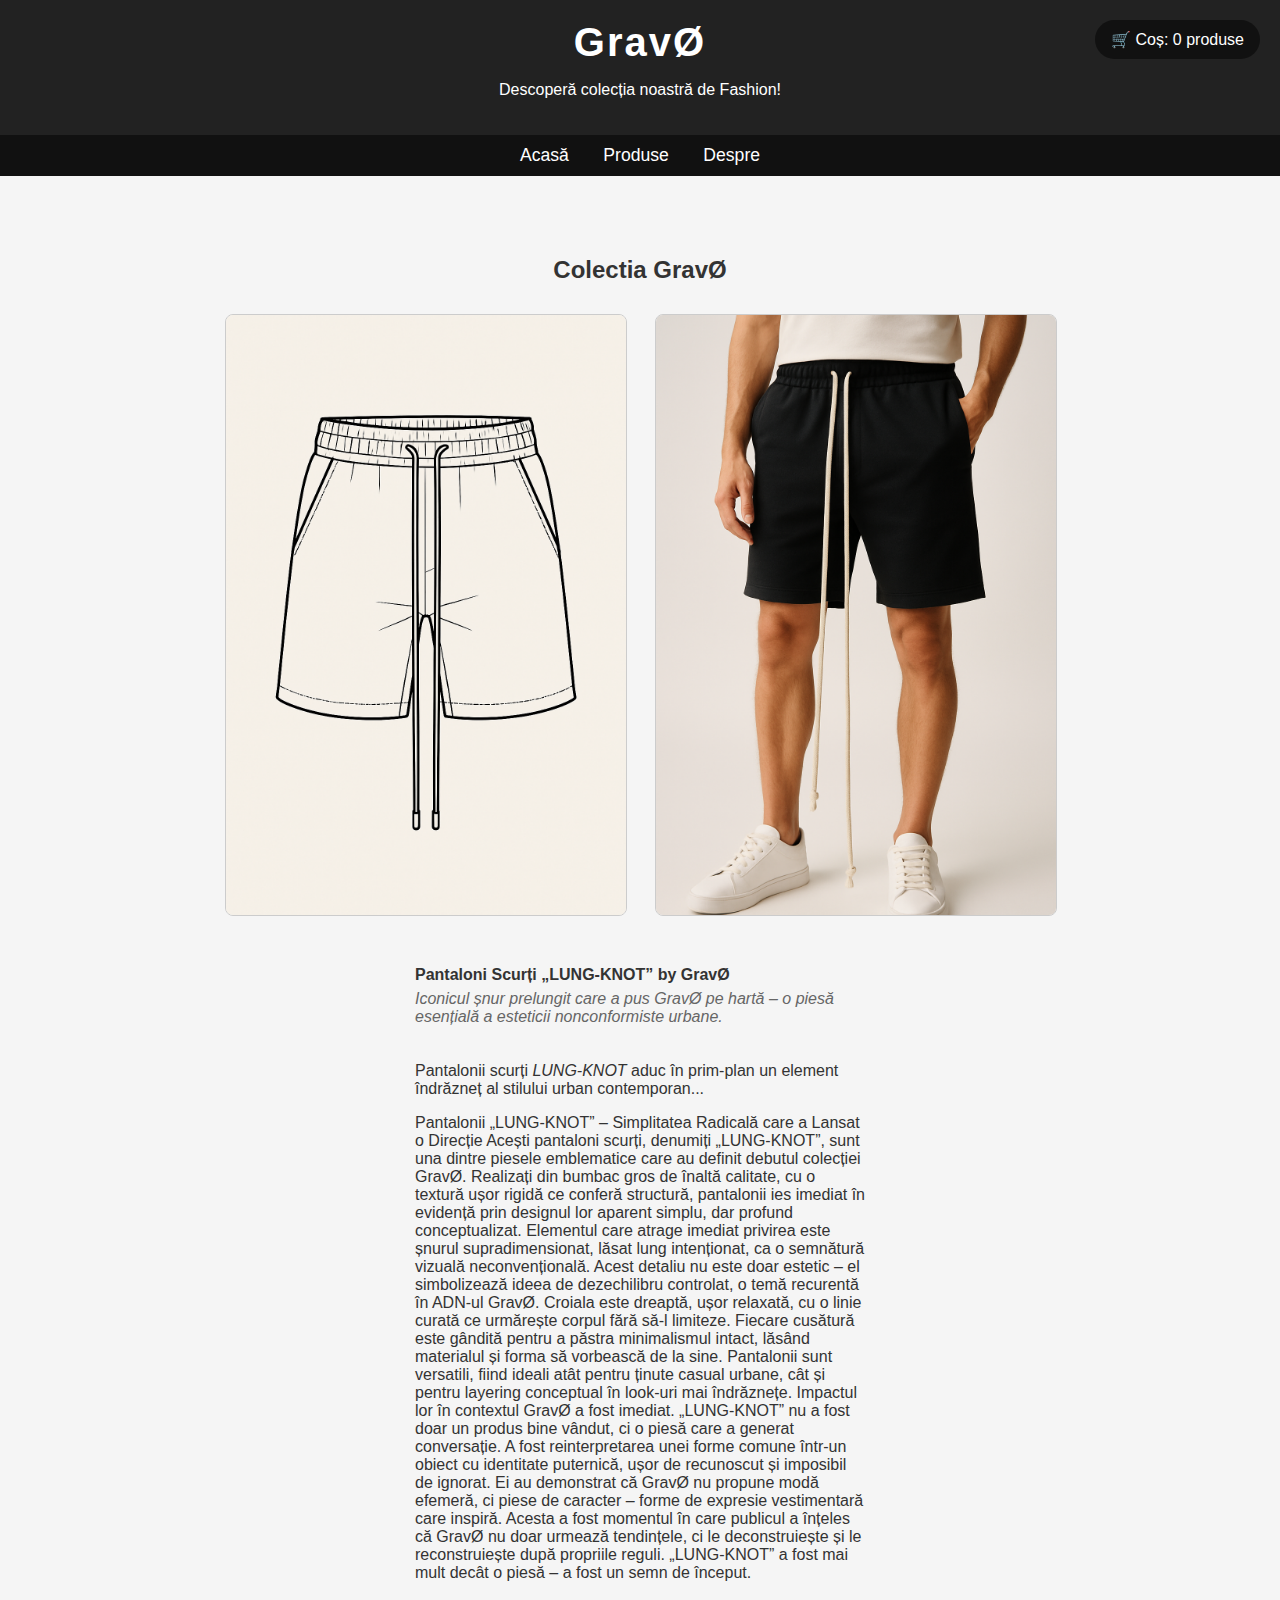
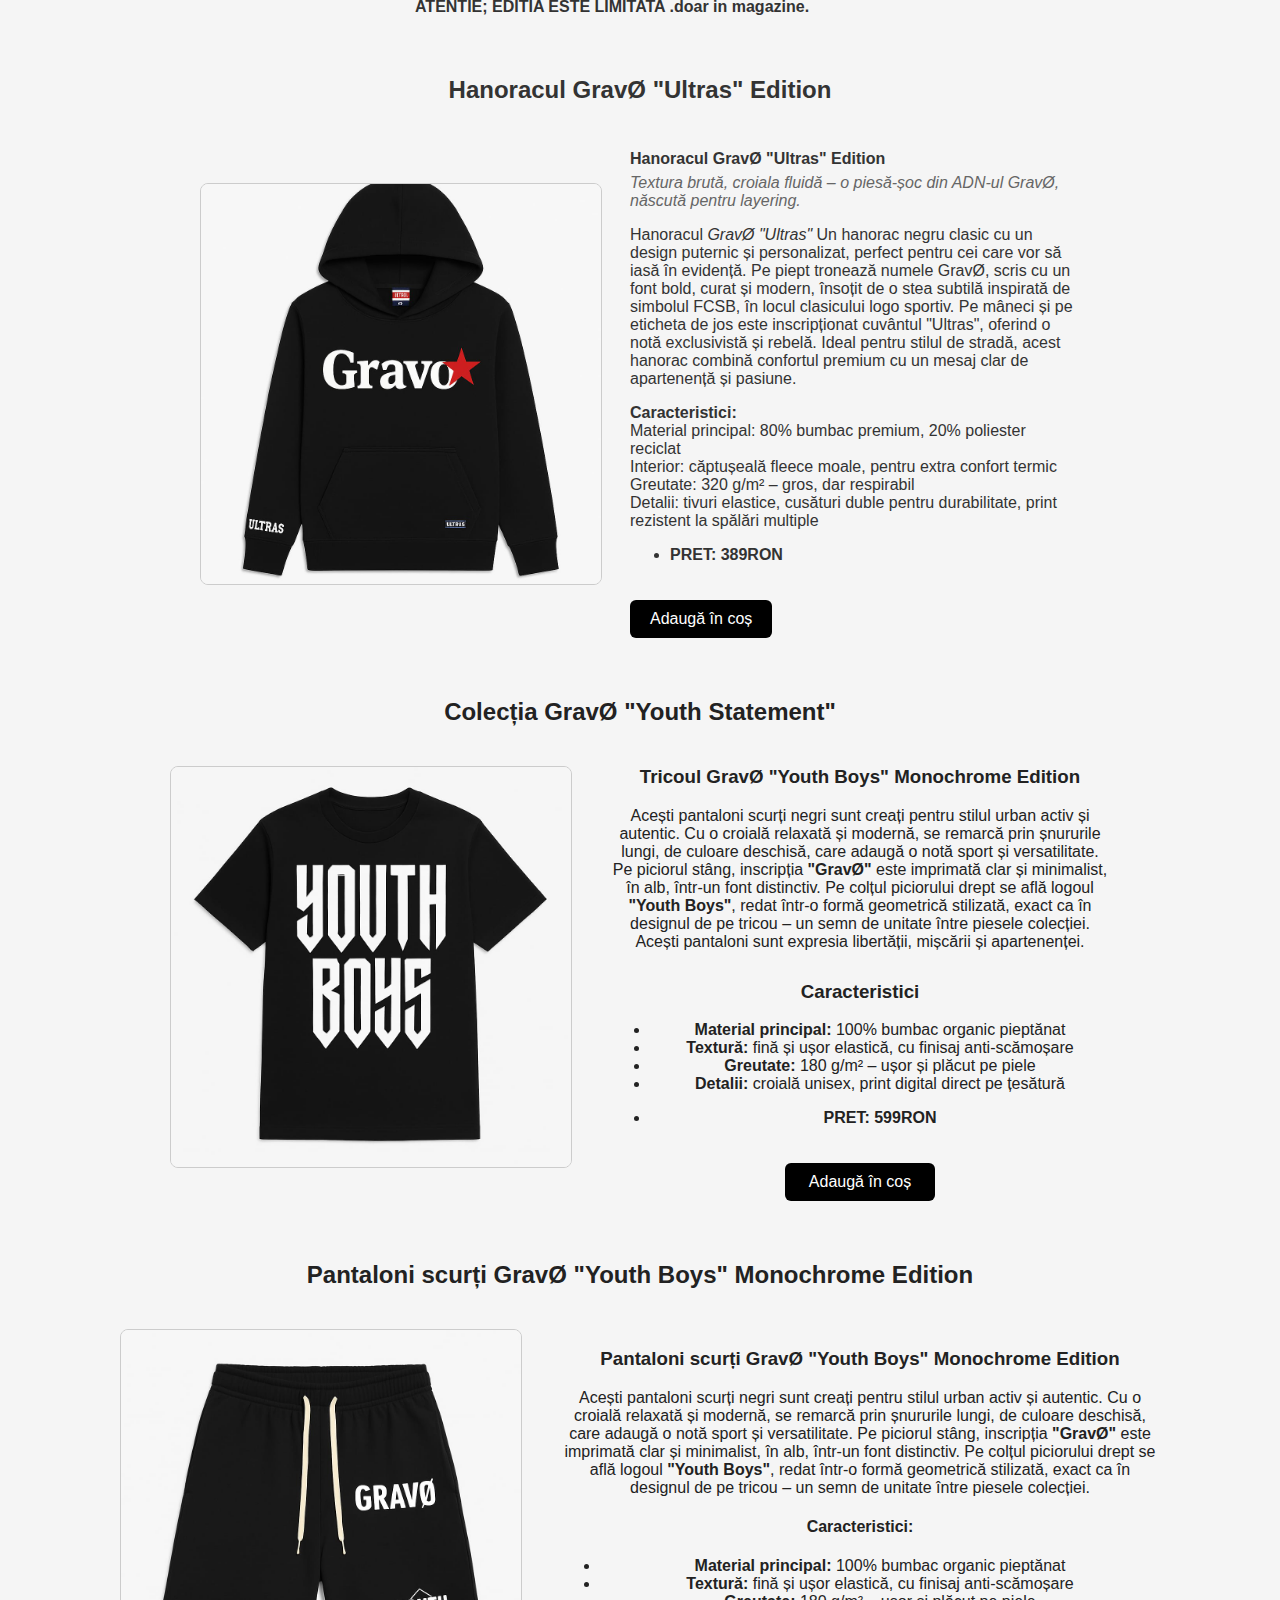
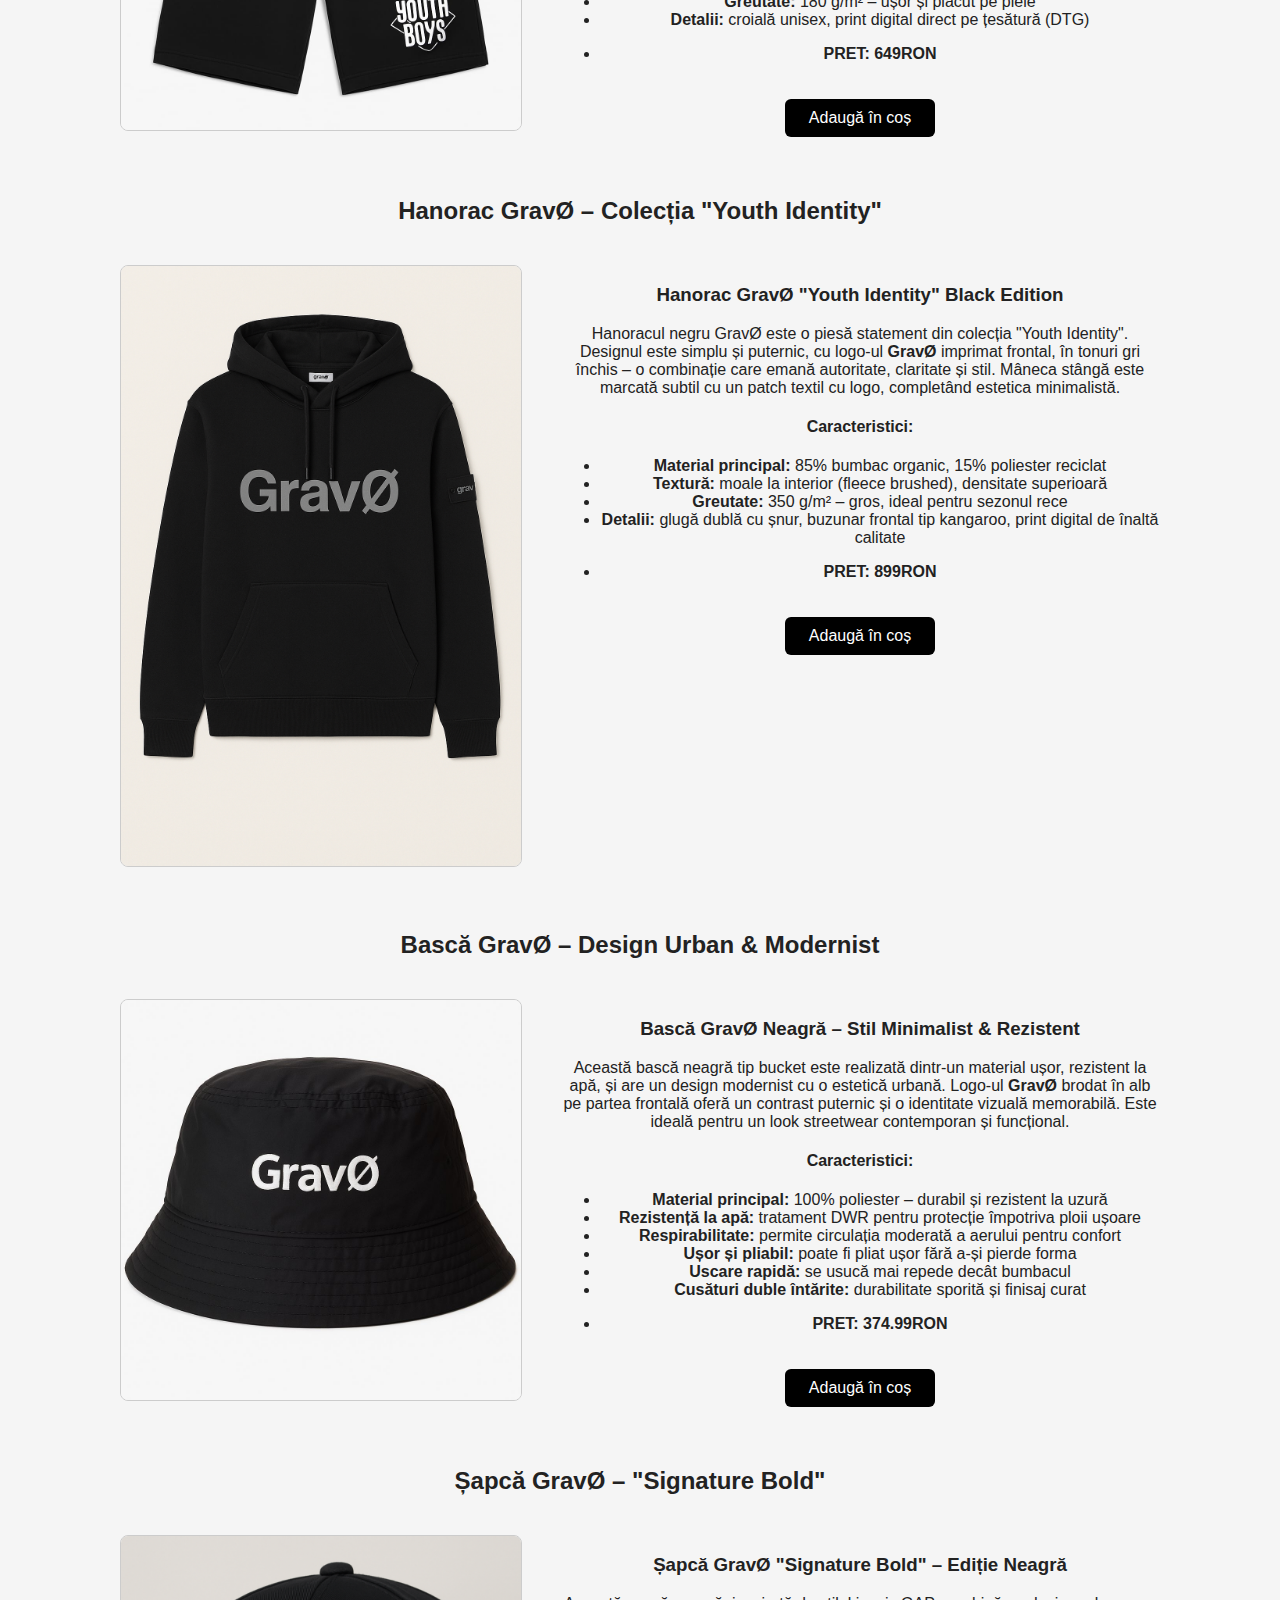
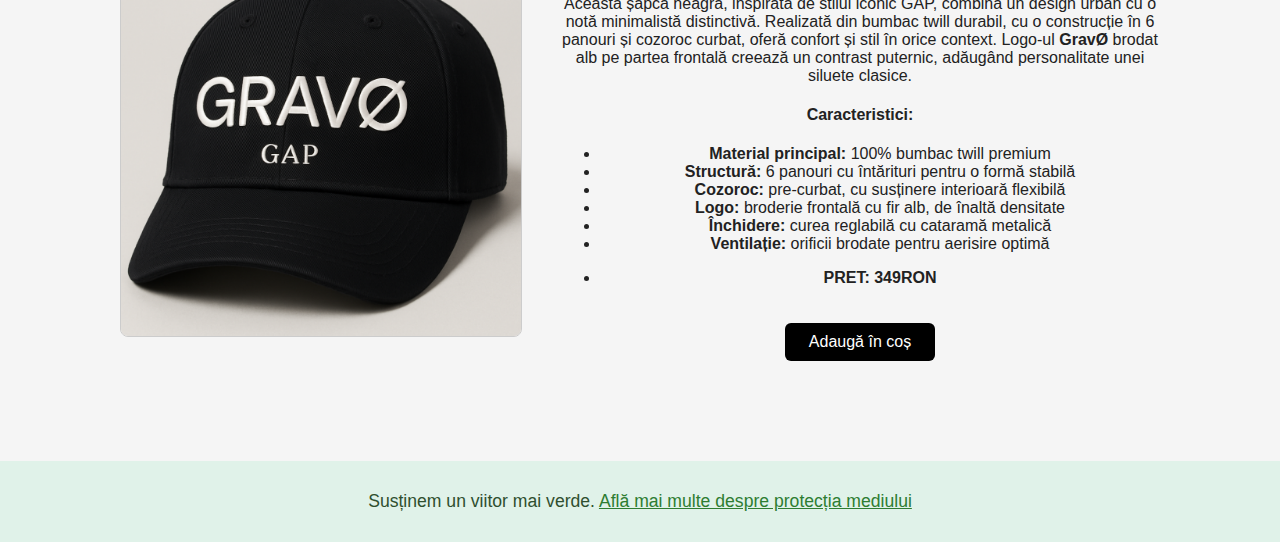
<file: accesorii.html>
<!DOCTYPE html>
<html lang="ro">
<head>
    <meta charset="UTF-8" />
    <meta name="viewport" content="width=device-width, initial-scale=1" />
    <link rel="stylesheet" href="style.css" />
    <title>Accesorii - GravØ</title>
</head>
<body>

    <header>
        <h1>GravØ</h1>
        <p>Descoperă colecția noastră de Fashion!</p>
    </header>

    <nav>
        <a href="index.html">Acasă</a>
        <a href="accesorii.html">Produse</a>
        <a href="despre.html">Despre</a>
    </nav>

    <div id="cos" style="position: fixed; top: 20px; right: 20px; background-color: #111; color: white; padding: 10px 16px; border-radius: 20px; font-family: Arial, sans-serif; font-size: 16px; z-index: 1000; cursor: pointer;">
        🛒 Coș: 0 produse
        <div id="dropdown-cos" style="display: none; position: absolute; top: 50px; right: 0; background: white; color: black; min-width: 250px; box-shadow: 0 0 10px rgba(0,0,0,0.2); border-radius: 10px; padding: 10px;">
            <p style="margin: 0;">Coșul tău este gol.</p>
        </div>
    </div>

    <main>
       <section id="accesorii" style="max-width: 900px; margin: 40px auto; text-align: center; font-family: Arial, sans-serif; color: #333;">
    <h2>Colectia GravØ</h2> 

    <div style="display: flex; flex-wrap: wrap; align-items: center; justify-content: center; gap: 30px; margin-top: 30px;">
        <!-- Imaginea schiță pantaloni pe stânga -->
        <div style="flex: 1 1 300px; max-width: 400px;">
            <img src="img/pantaloni.png" alt="Schiță pantaloni scurți cu șnur lung" style="width: 100%; height: auto; border: 1px solid #ccc; border-radius: 8px;">
        </div>
        <!-- Imaginea încărcată pe dreapta -->
        <div style="flex: 1 1 300px; max-width: 400px;">
            <img src="img/pantaloni retro.png" alt="Pantaloni scurți reali" style="width: 100%; height: auto; border: 1px solid #ccc; border-radius: 8px;">
        </div>
        <!-- Textul descriere -->
        <div style="flex: 1 1 300px; max-width: 450px; text-align: left;">
            <p>
                <strong>Pantaloni Scurți „LUNG-KNOT” by GravØ</strong>
                <span style="display: block; font-weight: normal; font-style: italic; color: #666; margin-top: 6px;">
                    Iconicul șnur prelungit care a pus GravØ pe hartă – o piesă esențială a esteticii nonconformiste urbane.
                </span>
                <br><br>
                Pantalonii scurți <em>LUNG-KNOT</em> aduc în prim-plan un element îndrăzneț al stilului urban contemporan...
        
            <p>
              Pantalonii „LUNG-KNOT” – Simplitatea Radicală care a Lansat o Direcție Acești pantaloni scurți, denumiți „LUNG-KNOT”, sunt una dintre piesele emblematice care au definit debutul colecției GravØ. Realizați din bumbac gros de înaltă calitate, cu o textură ușor rigidă ce conferă structură, pantalonii ies imediat în evidență prin designul lor aparent simplu, dar profund conceptualizat. Elementul care atrage imediat privirea este șnurul supradimensionat, lăsat lung intenționat, ca o semnătură vizuală neconvențională. Acest detaliu nu este doar estetic – el simbolizează ideea de dezechilibru controlat, o temă recurentă în ADN-ul GravØ. Croiala este dreaptă, ușor relaxată, cu o linie curată ce urmărește corpul fără să-l limiteze. Fiecare cusătură este gândită pentru a păstra minimalismul intact, lăsând materialul și forma să vorbească de la sine. Pantalonii sunt versatili, fiind ideali atât pentru ținute casual urbane, cât și pentru layering conceptual în look-uri mai îndrăznețe. Impactul lor în contextul GravØ a fost imediat. „LUNG-KNOT” nu a fost doar un produs bine vândut, ci o piesă care a generat conversație. A fost reinterpretarea unei forme comune într-un obiect cu identitate puternică, ușor de recunoscut și imposibil de ignorat. Ei au demonstrat că GravØ nu propune modă efemeră, ci piese de caracter – forme de expresie vestimentară care inspiră. Acesta a fost momentul în care publicul a înțeles că GravØ nu doar urmează tendințele, ci le deconstruiește și le reconstruiește după propriile reguli. „LUNG-KNOT” a fost mai mult decât o piesă – a fost un semn de început.
            </p> 
             <strong>ATENTIE; EDITIA ESTE LIMITATA .doar in magazine.</strong>
        </div>
</section>


        <section id="hanorac" style="max-width: 900px; margin: 60px auto; text-align: center; font-family: Arial, sans-serif; color: #333;">
            <h2>Hanoracul GravØ "Ultras" Edition</h2>
            <div style="display: flex; flex-wrap: wrap; align-items: center; justify-content: center; gap: 30px; margin-top: 30px;">
                <div style="flex: 1 1 300px; max-width: 400px;">
                    <img src="img/hanorac.jpg" alt="Hanorac oversized cu margini nefinisate" style="width: 100%; height: auto; border: 1px solid #ccc; border-radius: 8px;" />
                </div>
                <div style="flex: 1 1 300px; max-width: 450px; text-align: left;">
                    <p>
                        <strong>Hanoracul GravØ "Ultras" Edition</strong>
                        <span style="display: block; font-weight: normal; font-style: italic; color: #666; margin-top: 6px;">
                            Textura brută, croiala fluidă – o piesă-șoc din ADN-ul GravØ, născută pentru layering.
                        </span>
                    </p>
                    <p>
                        Hanoracul <em>GravØ "Ultras"</em> Un hanorac negru clasic cu un design puternic și personalizat, perfect pentru cei care vor să iasă în evidență. Pe piept tronează numele GravØ, scris cu un font bold, curat și modern, însoțit de o stea subtilă inspirată de simbolul FCSB, în locul clasicului logo sportiv. Pe mâneci și pe eticheta de jos este inscripționat cuvântul "Ultras", oferind o notă exclusivistă și rebelă. Ideal pentru stilul de stradă, acest hanorac combină confortul premium cu un mesaj clar de apartenență și pasiune.
                    </p>
                    <p>
                        <strong>Caracteristici:</strong><br />
                        Material principal: 80% bumbac premium, 20% poliester reciclat<br />
                        Interior: căptușeală fleece moale, pentru extra confort termic<br />
                        Greutate: 320 g/m² – gros, dar respirabil<br />
                        Detalii: tivuri elastice, cusături duble pentru durabilitate, print rezistent la spălări multiple<br />
                    </p> 
                     <ul> <li><strong>PRET: 389RON</strong> </ul>
                    <button onclick="adaugaInCos('Hanoracul GravØ Ultras Edition')" style="margin-top: 20px; padding: 10px 20px; font-size: 16px; background-color: black; color: white; border: none; border-radius: 6px; cursor: pointer;">
                        Adaugă în coș
                    </button>
                </div>
            </div>
        </section> 
    <section id="youth-statement" style="max-width: 1000px; margin: 60px auto; font-family: Arial, sans-serif; color: #222;">
  <h2 style="text-align: center;">Colecția GravØ "Youth Statement"</h2>
  <div style="display: flex; flex-wrap: wrap; gap: 40px; margin-top: 40px; align-items: flex-start; justify-content: center;">
    
    <!-- Imagine tricou -->
    <div style="flex: 1 1 300px; max-width: 400px;">
      <img src="img/tricou.jpg" alt="Tricou Youth Boys GravØ" style="width: 100%; height: auto; border: 1px solid #ccc; border-radius: 8px;">
    </div>

    <!-- Descriere și caracteristici -->
    <div style="flex: 1 1 300px; max-width: 500px;">
      <h3 style="margin-top: 0;">Tricoul GravØ "Youth Boys" Monochrome Edition</h3>
      <p>
        Acești pantaloni scurți negri sunt creați pentru stilul urban activ și autentic. Cu o croială relaxată și modernă, se remarcă prin șnururile lungi, de culoare deschisă, care adaugă o notă sport și versatilitate.
        Pe piciorul stâng, inscripția <strong>"GravØ"</strong> este imprimată clar și minimalist, în alb, într-un font distinctiv. Pe colțul piciorului drept se află logoul <strong>"Youth Boys"</strong>, redat într-o formă geometrică stilizată, exact ca în designul de pe tricou – un semn de unitate între piesele colecției.
        Acești pantaloni sunt expresia libertății, mișcării și apartenenței.
      </p>

      <h3 style="margin-top: 30px;">Caracteristici</h3>
      <ul>
        <li><strong>Material principal:</strong> 100% bumbac organic pieptănat</li>
        <li><strong>Textură:</strong> fină și ușor elastică, cu finisaj anti-scămoșare</li>
        <li><strong>Greutate:</strong> 180 g/m² – ușor și plăcut pe piele</li>
        <li><strong>Detalii:</strong> croială unisex, print digital direct pe țesătură</li>
      </ul>
         <ul> <li><strong>PRET: 599RON</strong> </ul>
      <button onclick="adaugaInCos('Pantalonii scurți GravØ Youth Statement')" style="margin-top: 20px; padding: 10px 24px; font-size: 16px; background-color: black; color: white; border: none; border-radius: 6px; cursor: pointer;">
        Adaugă în coș
      </button>
    </div>
  </div>
</section> 
<section id="gravø-shorts" style="max-width: 1100px; margin: 60px auto; font-family: Arial, sans-serif; color: #222;">
  <h2 style="text-align: center;">Pantaloni scurți GravØ "Youth Boys" Monochrome Edition</h2>

  <div style="display: flex; flex-wrap: wrap; gap: 40px; margin-top: 40px; align-items: flex-start; justify-content: center;">
    <!-- Imagine pantaloni -->
    <div style="flex: 1 1 300px; max-width: 400px;">
      <img src="img/pantaloni fortzini.jpg" alt="Pantaloni GravØ Youth Boys" style="width: 100%; height: auto; border: 1px solid #ccc; border-radius: 8px;">
    </div>

    <!-- Descriere și caracteristici -->
    <div style="flex: 1 1 300px; max-width: 600px;">
      <h3>Pantaloni scurți GravØ "Youth Boys" Monochrome Edition</h3>
      <p>
        Acești pantaloni scurți negri sunt creați pentru stilul urban activ și autentic. Cu o croială relaxată și modernă, se remarcă prin șnururile lungi, de culoare deschisă, care adaugă o notă sport și versatilitate.
        Pe piciorul stâng, inscripția <strong>"GravØ"</strong> este imprimată clar și minimalist, în alb, într-un font distinctiv.
        Pe colțul piciorului drept se află logoul <strong>"Youth Boys"</strong>, redat într-o formă geometrică stilizată, exact ca în designul de pe tricou – un semn de unitate între piesele colecției.
      </p>

      <h4>Caracteristici:</h4>
      <ul>
        <li><strong>Material principal:</strong> 100% bumbac organic pieptănat</li>
        <li><strong>Textură:</strong> fină și ușor elastică, cu finisaj anti-scămoșare</li>
        <li><strong>Greutate:</strong> 180 g/m² – ușor și plăcut pe piele</li>
        <li><strong>Detalii:</strong> croială unisex, print digital direct pe țesătură (DTG)</li>
      </ul>
        <ul> <li><strong>PRET: 649RON</strong> </ul>
      <button onclick="adaugaInCos('Pantaloni Scurți GravØ – Colecția Youth')" style="margin-top: 20px; padding: 10px 24px; font-size: 16px; background-color: black; color: white; border: none; border-radius: 6px; cursor: pointer;">
        Adaugă în coș
      </button>
    </div>
  </div>
 </section>  
<section id="gravø-hoodie" style="max-width: 1100px; margin: 60px auto; font-family: Arial, sans-serif; color: #222;">
  <h2 style="text-align: center;">Hanorac GravØ – Colecția "Youth Identity"</h2>

  <div style="display: flex; flex-wrap: wrap; gap: 40px; margin-top: 40px; align-items: flex-start; justify-content: center;">
    <!-- Imagine hanorac -->
    <div style="flex: 1 1 300px; max-width: 400px;">
      <img src="img/hanorac Gravo.png" alt="Hanorac GravØ Youth Identity" style="width: 100%; height: auto; border: 1px solid #ccc; border-radius: 8px;">
    </div>

    <!-- Descriere și caracteristici -->
    <div style="flex: 1 1 300px; max-width: 600px;">
      <h3>Hanorac GravØ "Youth Identity" Black Edition</h3>
      <p>
        Hanoracul negru GravØ este o piesă statement din colecția "Youth Identity". Designul este simplu și puternic, cu logo-ul <strong>GravØ</strong> imprimat frontal, în tonuri gri închis – o combinație care emană autoritate, claritate și stil.
        Mâneca stângă este marcată subtil cu un patch textil cu logo, completând estetica minimalistă.
      </p>

      <h4>Caracteristici:</h4>
      <ul>
        <li><strong>Material principal:</strong> 85% bumbac organic, 15% poliester reciclat</li>
        <li><strong>Textură:</strong> moale la interior (fleece brushed), densitate superioară</li>
        <li><strong>Greutate:</strong> 350 g/m² – gros, ideal pentru sezonul rece</li>
        <li><strong>Detalii:</strong> glugă dublă cu șnur, buzunar frontal tip kangaroo, print digital de înaltă calitate</li>
      </ul>
        <ul> <li><strong>PRET: 899RON</strong> </ul>
      <button onclick="adaugaInCos('Hanorac GravØ – Colecția Youth Identity')" style="margin-top: 20px; padding: 10px 24px; font-size: 16px; background-color: black; color: white; border: none; border-radius: 6px; cursor: pointer;">
        Adaugă în coș
      </button>
    </div>
  </div>
</section> 
<section id="gravo-bucket-hat" style="max-width: 1100px; margin: 60px auto; font-family: Arial, sans-serif; color: #222;">
  <h2 style="text-align: center;">Bască GravØ – Design Urban & Modernist</h2>

  <div style="display: flex; flex-wrap: wrap; gap: 40px; margin-top: 40px; align-items: flex-start; justify-content: center;">
    <!-- Imagine bască -->
    <div style="flex: 1 1 300px; max-width: 400px;">
      <img src="img/Basca.jpg" alt="Bască GravØ Modernistă" style="width: 100%; height: auto; border: 1px solid #ccc; border-radius: 8px;">
    </div>

    <!-- Descriere și caracteristici -->
    <div style="flex: 1 1 300px; max-width: 600px;">
      <h3>Bască GravØ Neagră – Stil Minimalist & Rezistent</h3>
      <p>
        Această bască neagră tip bucket este realizată dintr-un material ușor, rezistent la apă, și are un design modernist cu o estetică urbană. 
        Logo-ul <strong>GravØ</strong> brodat în alb pe partea frontală oferă un contrast puternic și o identitate vizuală memorabilă.
        Este ideală pentru un look streetwear contemporan și funcțional.
      </p>

      <h4>Caracteristici:</h4>
      <ul>
        <li><strong>Material principal:</strong> 100% poliester – durabil și rezistent la uzură</li>
        <li><strong>Rezistență la apă:</strong> tratament DWR pentru protecție împotriva ploii ușoare</li>
        <li><strong>Respirabilitate:</strong> permite circulația moderată a aerului pentru confort</li>
        <li><strong>Ușor și pliabil:</strong> poate fi pliat ușor fără a-și pierde forma</li>
        <li><strong>Uscare rapidă:</strong> se usucă mai repede decât bumbacul</li>
        <li><strong>Cusături duble întărite:</strong> durabilitate sporită și finisaj curat</li>
      </ul>
        <ul> <li><strong>PRET: 374.99RON</strong> </ul>
      <button onclick="adaugaInCos('Bască GravØ – Design Urban & Modernist')" style="margin-top: 20px; padding: 10px 24px; font-size: 16px; background-color: black; color: white; border: none; border-radius: 6px; cursor: pointer;">
        Adaugă în coș
      </button>
    </div>
  </div>
</section>
<section id="gravo-cap" style="max-width: 1100px; margin: 60px auto; font-family: Arial, sans-serif; color: #222;">
  <h2 style="text-align: center;">Șapcă GravØ – "Signature Bold"</h2>

  <div style="display: flex; flex-wrap: wrap; gap: 40px; margin-top: 40px; align-items: flex-start; justify-content: center;">
    <!-- Imagine șapcă -->
    <div style="flex: 1 1 300px; max-width: 400px;">
      <img src="img/sapca sukara.png" alt="Șapcă GravØ Signature Bold" style="width: 100%; height: auto; border: 1px solid #ccc; border-radius: 8px;">
    </div>

    <!-- Descriere și caracteristici -->
    <div style="flex: 1 1 300px; max-width: 600px;">
      <h3>Șapcă GravØ "Signature Bold" – Ediție Neagră</h3>
      <p>
        Această șapcă neagră, inspirată de stilul iconic GAP, combină un design urban cu o notă minimalistă distinctivă. Realizată din bumbac twill durabil, cu o construcție în 6 panouri și cozoroc curbat, oferă confort și stil în orice context.
        Logo-ul <strong>GravØ</strong> brodat alb pe partea frontală creează un contrast puternic, adăugând personalitate unei siluete clasice.
      </p>

      <h4>Caracteristici:</h4>
      <ul>
        <li><strong>Material principal:</strong> 100% bumbac twill premium</li>
        <li><strong>Structură:</strong> 6 panouri cu întărituri pentru o formă stabilă</li>
        <li><strong>Cozoroc:</strong> pre-curbat, cu susținere interioară flexibilă</li>
        <li><strong>Logo:</strong> broderie frontală cu fir alb, de înaltă densitate</li>
        <li><strong>Închidere:</strong> curea reglabilă cu cataramă metalică</li>
        <li><strong>Ventilație:</strong> orificii brodate pentru aerisire optimă</li>
      </ul>
        <ul> <li><strong>PRET: 349RON</strong> </ul>
      <button onclick="adaugaInCos('Șapcă GravØ – Signature Bold')" style="margin-top: 20px; padding: 10px 24px; font-size: 16px; background-color: black; color: white; border: none; border-radius: 6px; cursor: pointer;">
        Adaugă în coș
      </button>
    </div>
  </div>
</section>

    </main>

    <footer style="background-color: #e0f2e9; padding: 30px; text-align: center; font-family: Arial, sans-serif; color: #2f4f2f;">
    <p style="margin: 0; font-size: 1.1em;">
        Susținem un viitor mai verde. <a href="https://www.protectiamediului.ro" target="_blank" style="color: #2e7d32; text-decoration: underline;">Află mai multe despre protecția mediului</a>
    </p>
</footer>

  <script>
        let produseInCos = 0;
        const produse = [];

        const cos = document.getElementById("cos");
        const dropdown = document.getElementById("dropdown-cos");

        cos.addEventListener("click", () => {
            dropdown.style.display = dropdown.style.display === "none" ? "block" : "none";
        });

        function adaugaInCos(numeProdus) {
            produseInCos++;

            const produs = {
                id: Date.now(),
                nume: numeProdus
            };
            produse.push(produs);
            actualizeazaCos();
        }

        function actualizeazaCos() {
            cos.firstChild.textContent = `🛒 Coș: ${produseInCos} ${produseInCos === 1 ? 'produs' : 'produse'}`;

            if (produse.length === 0) {
                dropdown.innerHTML = `<p style="margin: 0;">Coșul tău este gol.</p>`;
                return;
            }

            dropdown.innerHTML = "";
            produse.forEach((produs, index) => {
                const item = document.createElement("div");
                item.style.display = "flex";
                item.style.justifyContent = "space-between";
                item.style.alignItems = "center";
                item.style.padding = "5px 0";
                item.style.borderBottom = "1px solid #ddd";

                const nume = document.createElement("span");
                nume.textContent = produs.nume;

                const btn = document.createElement("button");
                btn.textContent = "❌";
                btn.style.background = "none";
                btn.style.border = "none";
                btn.style.cursor = "pointer";
                btn.style.color = "red";
                btn.onclick = () => {
                    produse.splice(index, 1);
                    produseInCos--;
                    actualizeazaCos();
                };

                item.appendChild(nume);
                item.appendChild(btn);
                dropdown.appendChild(item);
            });
        }
    </script> 
    
</body>
</html>
</file>
<file: style.css>
/* Reset și stiluri generale */
body {
    margin: 0;
    font-family: Arial, sans-serif;
    background-color: #f5f5f5;
    color: #333;
}

/* Header */
header {
    background-color: #222;
    color: white;
    padding: 20px;
    text-align: center;
}

header h1 {
    margin: 0;
    font-size: 2.5em;
    letter-spacing: 2px;
}

/* Navigație */
nav {
    background-color: #111;
    text-align: center;
    padding: 10px 0;
}

nav a {
    color: white;
    margin: 0 15px;
    text-decoration: none;
    font-size: 1.1em;
}

nav a:hover {
    color: #4da6ff;
}

/* Conținut principal */
main {
    padding: 40px;
    text-align: center;
}

/* Footer */
footer {
    background-color: #000;
    color: white;
    padding: 30px 20px;
    text-align: center;
}

footer p {
    margin: 5px 0;
}
</file>
